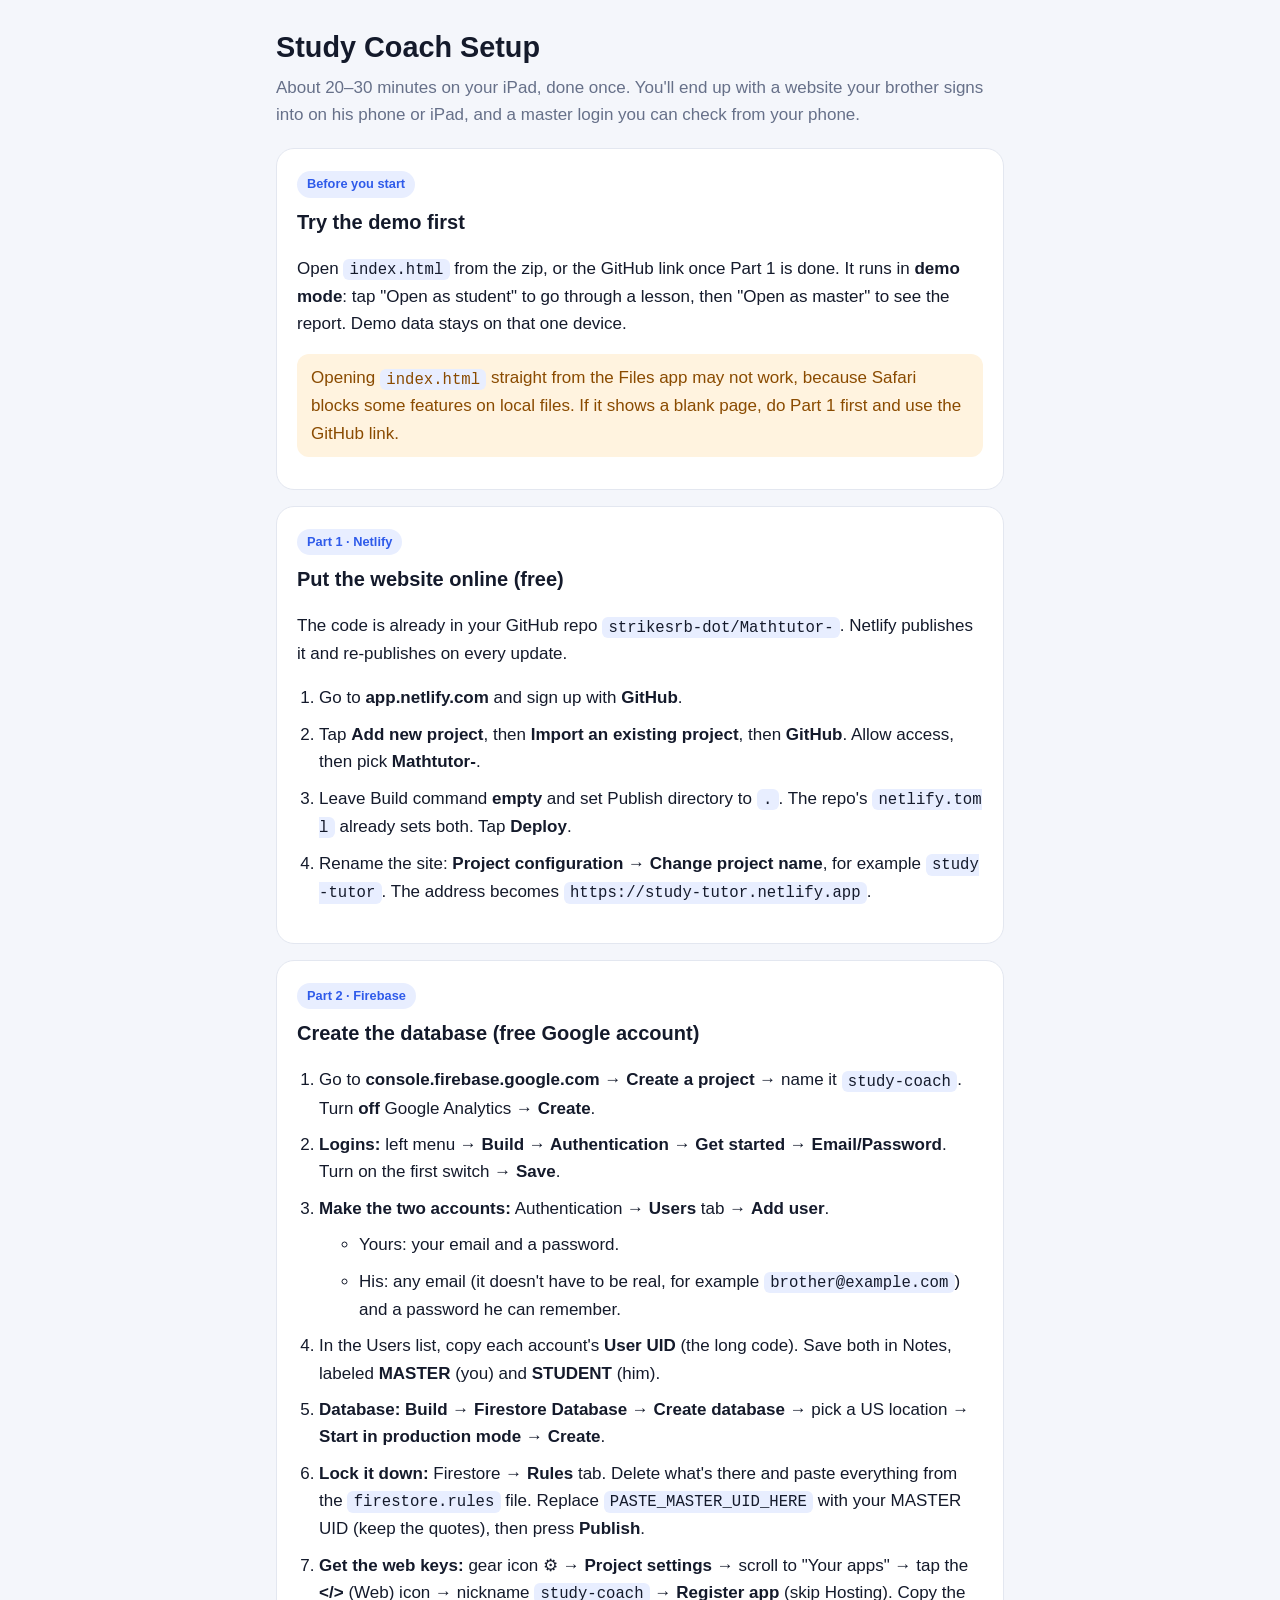
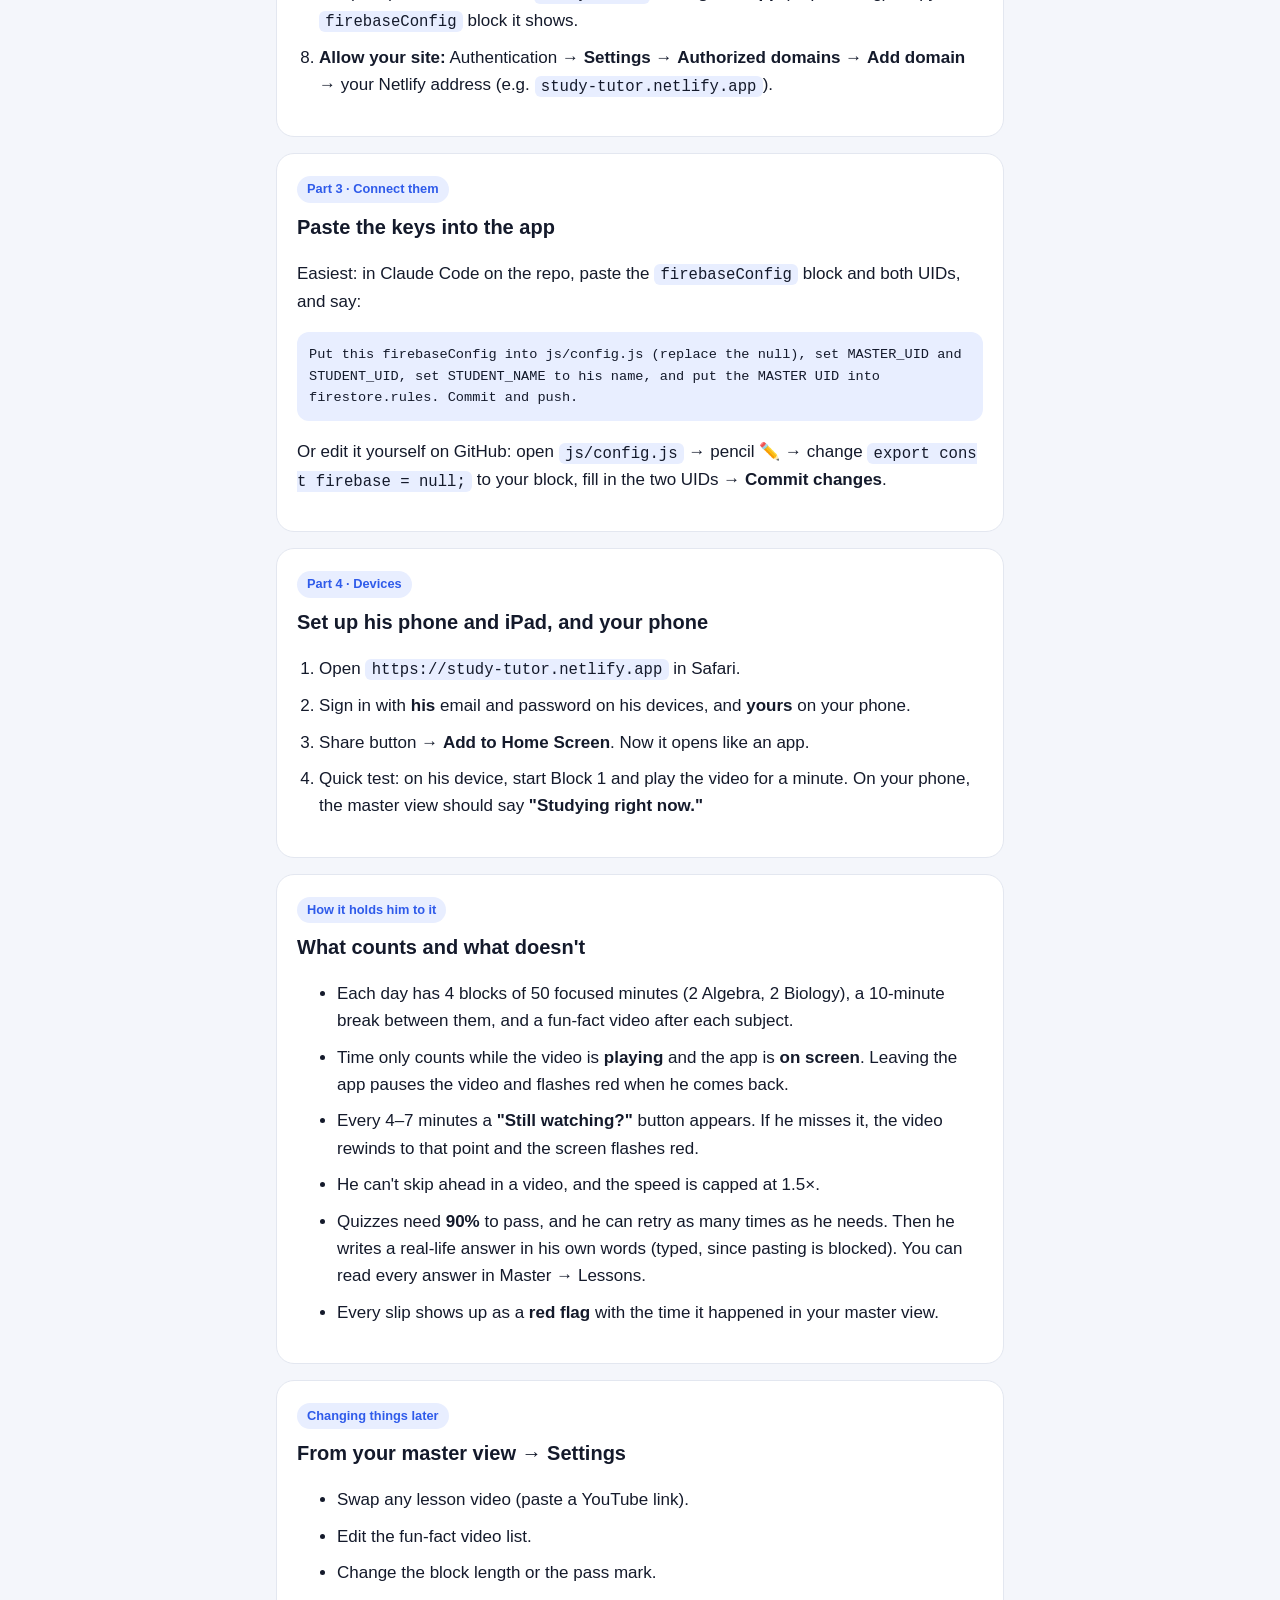
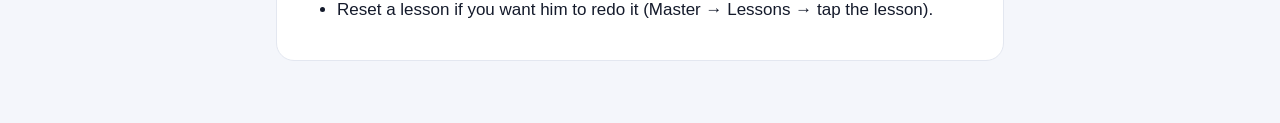
<file: SETUP.html>
<!doctype html>
<html lang="en">
<head>
<meta charset="utf-8">
<meta name="viewport" content="width=device-width, initial-scale=1">
<title>Study Coach Setup</title>
<style>
  :root { --bg:#f4f6fb; --card:#fff; --ink:#141a2b; --muted:#667089; --line:#e3e7f0; --acc:#2f5bea; --soft:#e8eeff; --warn:#fff3df; --warnInk:#8a4b00; }
  @media (prefers-color-scheme: dark) { :root { --bg:#0e1220; --card:#171c2e; --ink:#eef1f8; --muted:#9aa3ba; --line:#283049; --soft:#1c2650; --warn:#3a2a10; --warnInk:#ffcf8a; } }
  * { box-sizing: border-box; }
  body { margin:0; background:var(--bg); color:var(--ink); font:17px/1.6 -apple-system, BlinkMacSystemFont, "Segoe UI", Roboto, sans-serif; }
  main { max-width: 760px; margin: 0 auto; padding: 24px 16px 60px; }
  h1 { font-size: 1.8rem; margin: 0 0 4px; } h2 { margin: 0 0 10px; font-size: 1.25rem; }
  .sub { color: var(--muted); margin-bottom: 20px; }
  .part { background: var(--card); border: 1px solid var(--line); border-radius: 18px; padding: 20px; margin: 16px 0; }
  .tag { display:inline-block; background:var(--soft); color:var(--acc); font-weight:700; font-size:.8rem; padding:3px 10px; border-radius:999px; margin-bottom:8px; }
  ol { padding-left: 1.3em; } li { margin: .55em 0; }
  code, .k { background: var(--soft); padding: .1em .4em; border-radius: 6px; font-size: .92em; word-break: break-all; }
  .note { background: var(--warn); color: var(--warnInk); border-radius: 12px; padding: 10px 14px; margin: 12px 0; }
  pre { background: var(--soft); padding: 12px; border-radius: 12px; overflow-x: auto; font-size: .85rem; white-space: pre-wrap; }
  b { font-weight: 700; }
</style>
</head>
<body><main>
<h1>Study Coach Setup</h1>
<div class="sub">About 20–30 minutes on your iPad, done once. You'll end up with a website your brother signs into on his phone or iPad, and a master login you can check from your phone.</div>

<div class="part">
  <span class="tag">Before you start</span>
  <h2>Try the demo first</h2>
  <p>Open <code>index.html</code> from the zip, or the GitHub link once Part 1 is done. It runs in <b>demo mode</b>: tap "Open as student" to go through a lesson, then "Open as master" to see the report. Demo data stays on that one device.</p>
  <p class="note">Opening <code>index.html</code> straight from the Files app may not work, because Safari blocks some features on local files. If it shows a blank page, do Part 1 first and use the GitHub link.</p>
</div>

<div class="part">
  <span class="tag">Part 1 · Netlify</span>
  <h2>Put the website online (free)</h2>
  <p>The code is already in your GitHub repo <code>strikesrb-dot/Mathtutor-</code>. Netlify publishes it and re-publishes on every update.</p>
  <ol>
    <li>Go to <b>app.netlify.com</b> and sign up with <b>GitHub</b>.</li>
    <li>Tap <b>Add new project</b>, then <b>Import an existing project</b>, then <b>GitHub</b>. Allow access, then pick <b>Mathtutor-</b>.</li>
    <li>Leave Build command <b>empty</b> and set Publish directory to <code>.</code>. The repo's <code>netlify.toml</code> already sets both. Tap <b>Deploy</b>.</li>
    <li>Rename the site: <b>Project configuration → Change project name</b>, for example <code>study-tutor</code>. The address becomes <code>https://study-tutor.netlify.app</code>.</li>
  </ol>
</div>

<div class="part">
  <span class="tag">Part 2 · Firebase</span>
  <h2>Create the database (free Google account)</h2>
  <ol>
    <li>Go to <b>console.firebase.google.com</b> → <b>Create a project</b> → name it <code>study-coach</code>. Turn <b>off</b> Google Analytics → <b>Create</b>.</li>
    <li><b>Logins:</b> left menu → <b>Build → Authentication</b> → <b>Get started</b> → <b>Email/Password</b>. Turn on the first switch → <b>Save</b>.</li>
    <li><b>Make the two accounts:</b> Authentication → <b>Users</b> tab → <b>Add user</b>.
      <ul><li>Yours: your email and a password.</li>
      <li>His: any email (it doesn't have to be real, for example <code>brother@example.com</code>) and a password he can remember.</li></ul></li>
    <li>In the Users list, copy each account's <b>User UID</b> (the long code). Save both in Notes, labeled <b>MASTER</b> (you) and <b>STUDENT</b> (him).</li>
    <li><b>Database:</b> <b>Build → Firestore Database</b> → <b>Create database</b> → pick a US location → <b>Start in production mode</b> → <b>Create</b>.</li>
    <li><b>Lock it down:</b> Firestore → <b>Rules</b> tab. Delete what's there and paste everything from the <code>firestore.rules</code> file. Replace <code>PASTE_MASTER_UID_HERE</code> with your MASTER UID (keep the quotes), then press <b>Publish</b>.</li>
    <li><b>Get the web keys:</b> gear icon ⚙ → <b>Project settings</b> → scroll to "Your apps" → tap the <b>&lt;/&gt;</b> (Web) icon → nickname <code>study-coach</code> → <b>Register app</b> (skip Hosting). Copy the <code>firebaseConfig</code> block it shows.</li>
    <li><b>Allow your site:</b> Authentication → <b>Settings</b> → <b>Authorized domains</b> → <b>Add domain</b> → your Netlify address (e.g. <code>study-tutor.netlify.app</code>).</li>
  </ol>
</div>

<div class="part">
  <span class="tag">Part 3 · Connect them</span>
  <h2>Paste the keys into the app</h2>
  <p>Easiest: in Claude Code on the repo, paste the <code>firebaseConfig</code> block and both UIDs, and say:</p>
  <pre>Put this firebaseConfig into js/config.js (replace the null), set MASTER_UID and STUDENT_UID, set STUDENT_NAME to his name, and put the MASTER UID into firestore.rules. Commit and push.</pre>
  <p>Or edit it yourself on GitHub: open <code>js/config.js</code> → pencil ✏️ → change <code>export const firebase = null;</code> to your block, fill in the two UIDs → <b>Commit changes</b>.</p>
</div>

<div class="part">
  <span class="tag">Part 4 · Devices</span>
  <h2>Set up his phone and iPad, and your phone</h2>
  <ol>
    <li>Open <code>https://study-tutor.netlify.app</code> in Safari.</li>
    <li>Sign in with <b>his</b> email and password on his devices, and <b>yours</b> on your phone.</li>
    <li>Share button → <b>Add to Home Screen</b>. Now it opens like an app.</li>
    <li>Quick test: on his device, start Block 1 and play the video for a minute. On your phone, the master view should say <b>"Studying right now."</b></li>
  </ol>
</div>

<div class="part">
  <span class="tag">How it holds him to it</span>
  <h2>What counts and what doesn't</h2>
  <ul>
    <li>Each day has 4 blocks of 50 focused minutes (2 Algebra, 2 Biology), a 10-minute break between them, and a fun-fact video after each subject.</li>
    <li>Time only counts while the video is <b>playing</b> and the app is <b>on screen</b>. Leaving the app pauses the video and flashes red when he comes back.</li>
    <li>Every 4–7 minutes a <b>"Still watching?"</b> button appears. If he misses it, the video rewinds to that point and the screen flashes red.</li>
    <li>He can't skip ahead in a video, and the speed is capped at 1.5×.</li>
    <li>Quizzes need <b>90%</b> to pass, and he can retry as many times as he needs. Then he writes a real-life answer in his own words (typed, since pasting is blocked). You can read every answer in Master → Lessons.</li>
    <li>Every slip shows up as a <b>red flag</b> with the time it happened in your master view.</li>
  </ul>
</div>

<div class="part">
  <span class="tag">Changing things later</span>
  <h2>From your master view → Settings</h2>
  <ul>
    <li>Swap any lesson video (paste a YouTube link).</li>
    <li>Edit the fun-fact video list.</li>
    <li>Change the block length or the pass mark.</li>
    <li>Reset a lesson if you want him to redo it (Master → Lessons → tap the lesson).</li>
  </ul>
</div>
</main></body>
</html>
</file>
